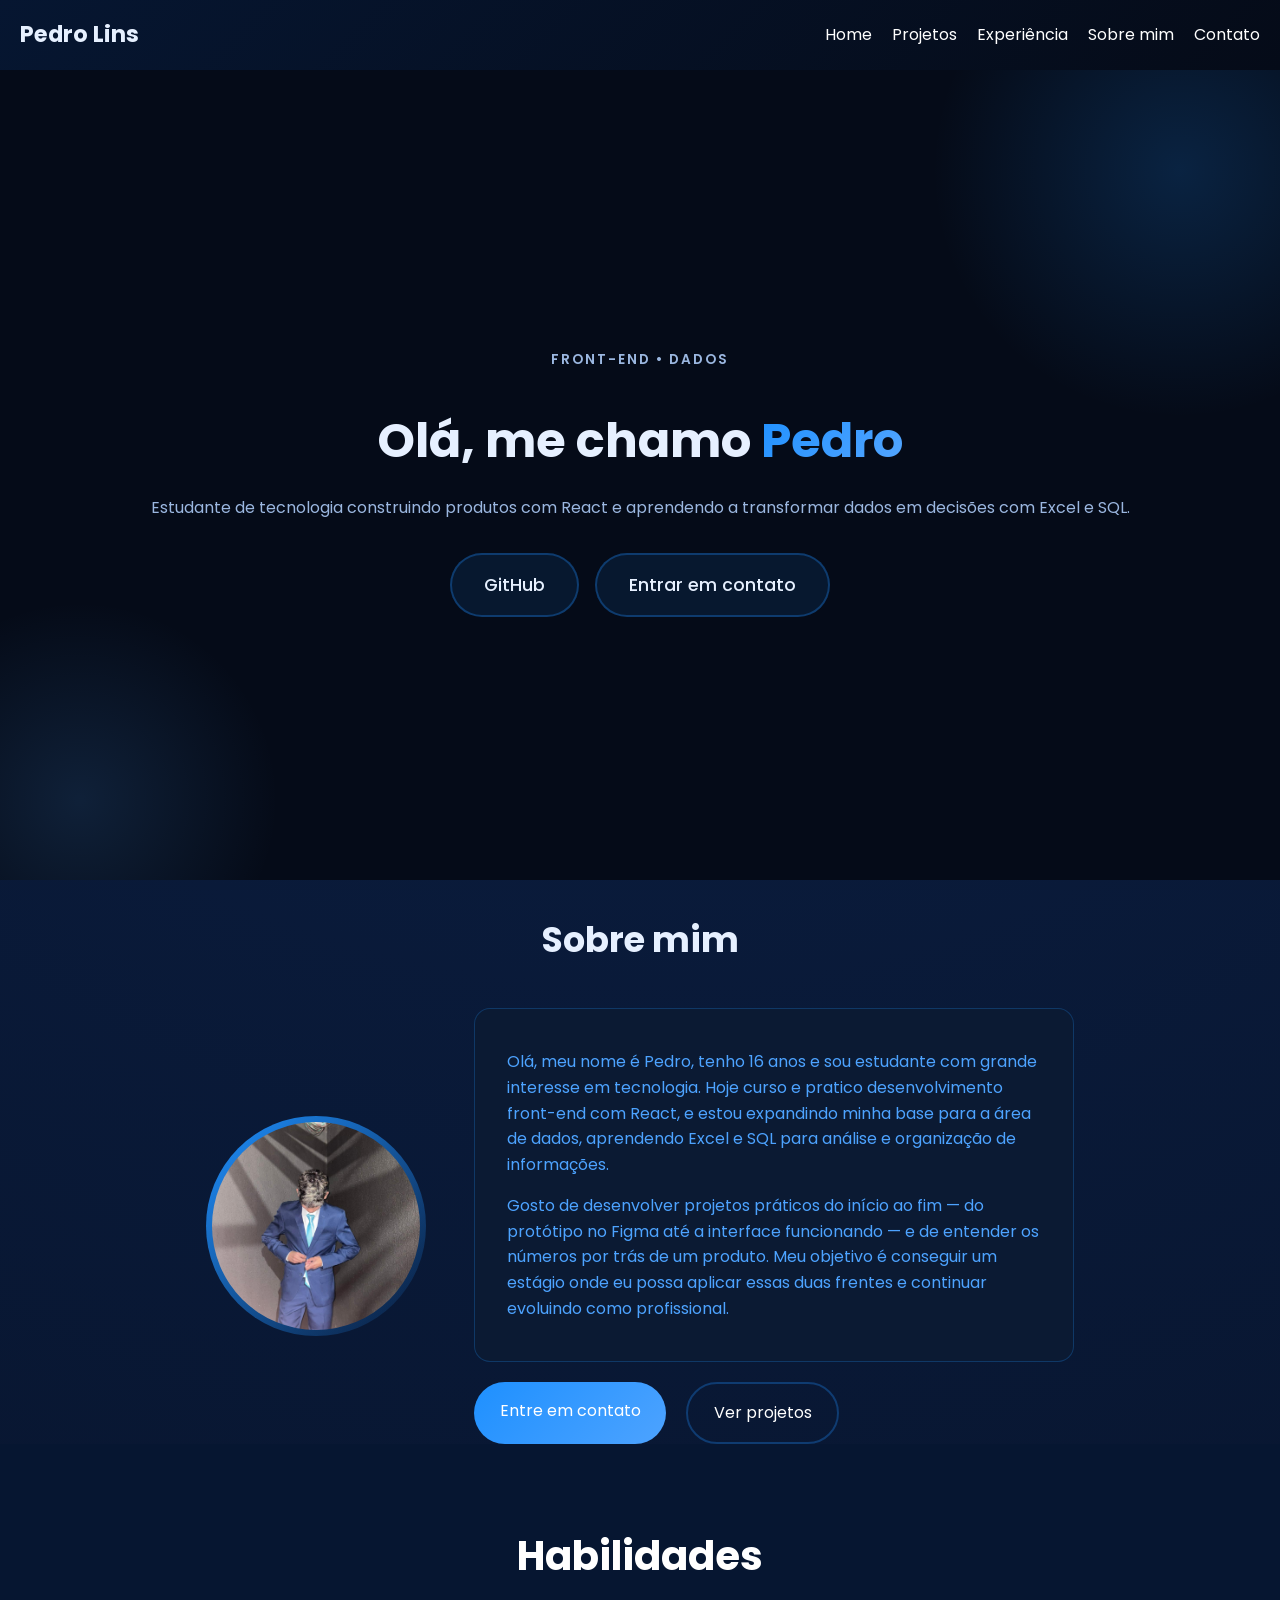
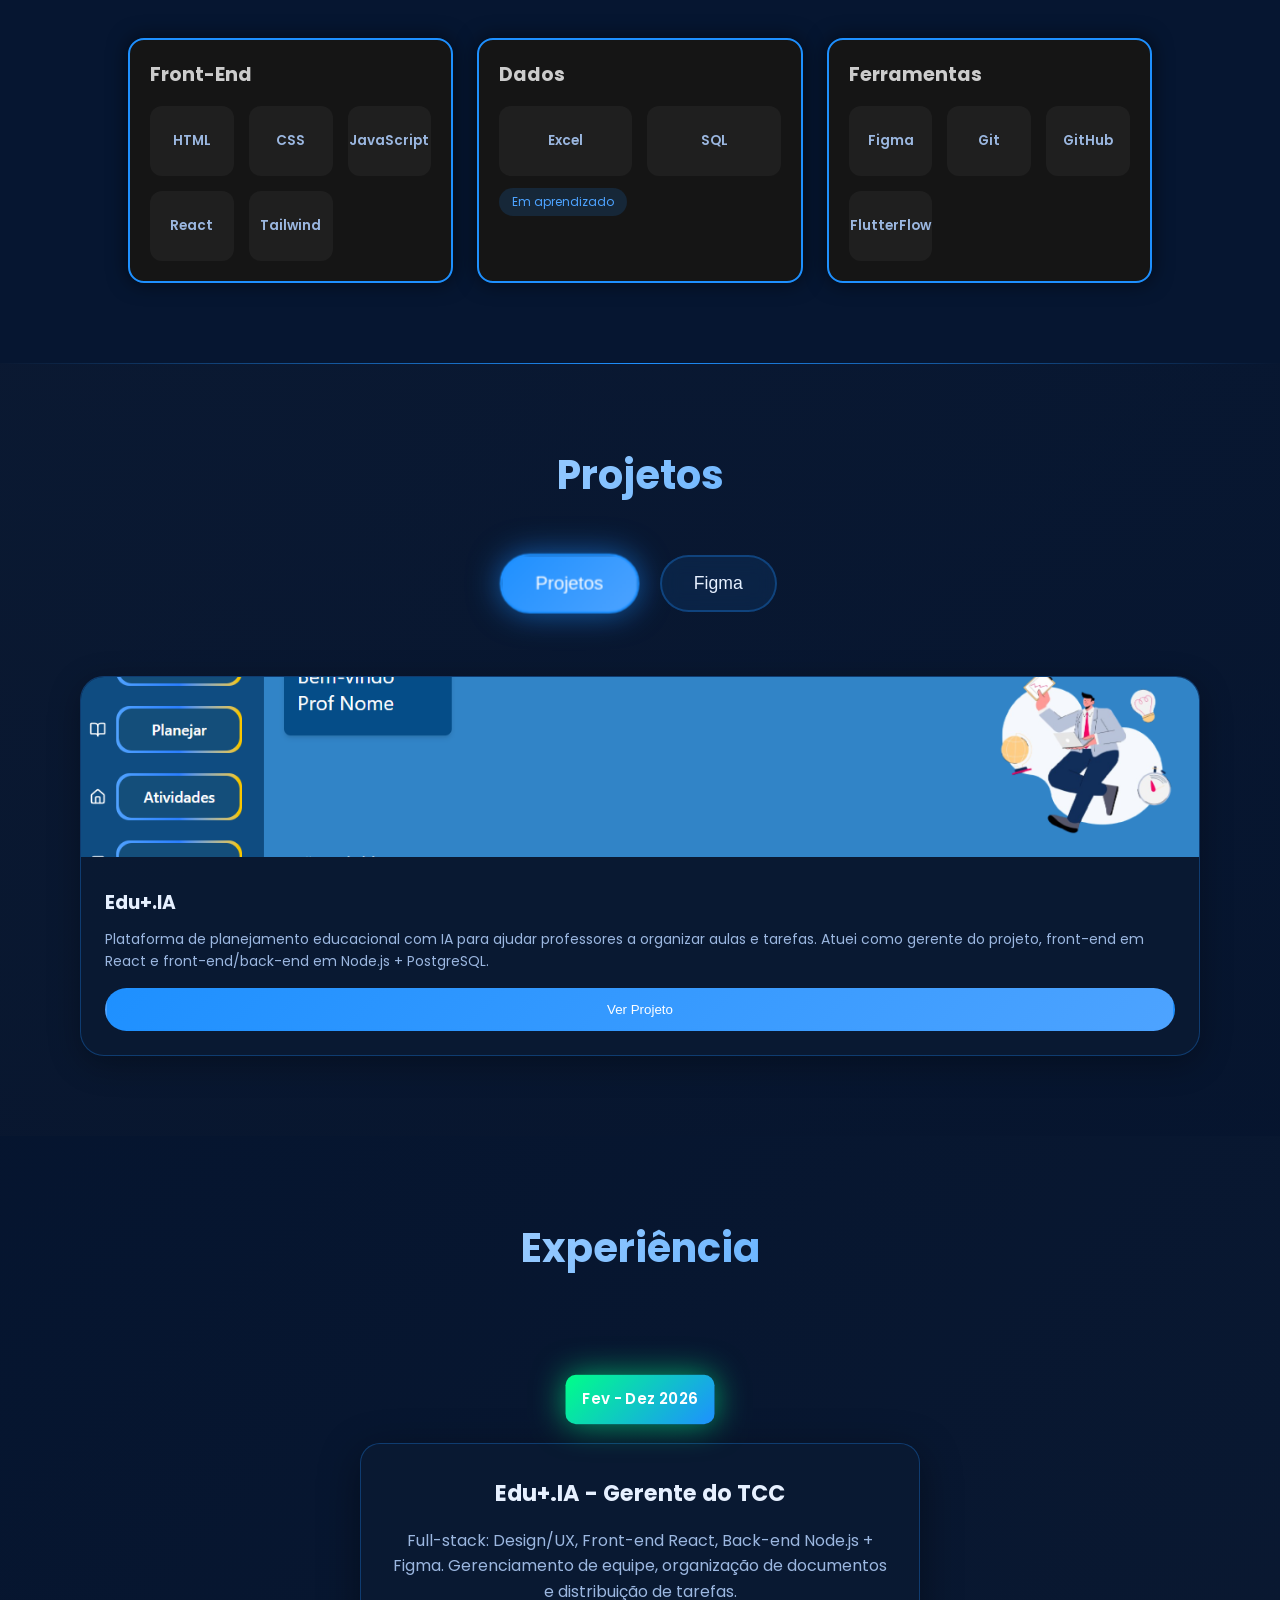
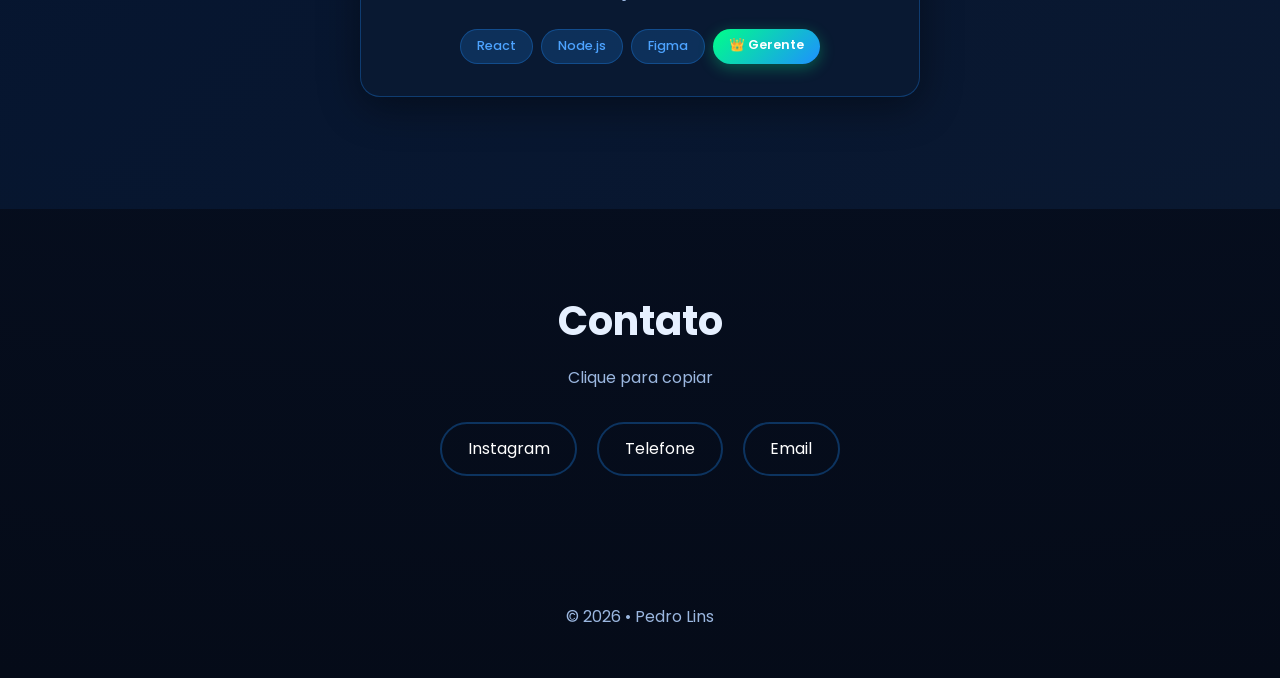
<file: Portifólio/index.html>
<!doctype html>
<html lang="pt-BR">
  <head>
    <meta charset="UTF-8" />
    <meta name="viewport" content="width=device-width, initial-scale=1.0" />
    <title>Pedro Lins | Front-End & Dados</title>
    <meta
      name="description"
      content="Portfólio de Pedro Lins — desenvolvedor front-end em formação com foco em React, e em transição para análise de dados (Excel, SQL). Confira projetos, experiência e certificados."
    />
    <link rel="icon" href="data:image/svg+xml,<svg xmlns=%22http://www.w3.org/2000/svg%22 viewBox=%220 0 100 100%22><text y=%22.9em%22 font-size=%2290%22>👨‍💻</text></svg>" />
    <link rel="preconnect" href="https://fonts.googleapis.com" />
    <link
      href="https://fonts.googleapis.com/css2?family=Poppins:wght@400;500;600;700&display=swap"
      rel="stylesheet"
    />
    <link rel="stylesheet" href="porti.css" />
  </head>

  <body>
    <!-- menu -->
    <header class="menu">
      <div>
        <h1>Pedro Lins</h1>
      </div>

      <button class="menu-toggle" id="menuToggle" aria-label="Abrir menu" aria-expanded="false">
        <span></span><span></span><span></span>
      </button>

      <nav id="navMenu">
        <ul>
          <li><a href="#Home">Home</a></li>
          <li><a href="#Projetos">Projetos</a></li>
          <li><a href="#Experiencia">Experiência</a></li>
          <li><a href="#Sobre">Sobre mim</a></li>
          <li><a href="#Contato">Contato</a></li>
        </ul>
      </nav>
    </header>

    <!-- main -->
    <main id="Home">
      <div class="mainn">
        <div>
          <p class="eyebrow">Front-End • Dados</p>
          <h1>Olá, me chamo <span>Pedro</span></h1>
          <p>
            Estudante de tecnologia construindo produtos com React e
            aprendendo a transformar dados em decisões com Excel e SQL. 
          </p>

          <div class="main-buttons">
            <a
              href="https://github.com/linspedro"
              id="bnt_git"
              class="but"
              target="_blank"
              rel="noopener noreferrer"
            >
              GitHub
            </a>
            <a href="#Contato" class="but">Entrar em contato</a>
          </div>
        </div>
      </div>
    </main>

    <!-- sobre mim -->
    <section class="sobre-mim reveal" id="Sobre">
      <h2 class="h2-sobre">Sobre mim</h2>

      <div class="sobre">
        <figure class="avatar">
          <img src="./src/pe.jpg" alt="Foto de perfil do Pedro" />
        </figure>

        <div class="sobre-part">
          <div class="text-sobre">
            <p>
              Olá, meu nome é Pedro, tenho 16 anos e sou estudante com grande
              interesse em tecnologia. Hoje curso e pratico desenvolvimento
              front-end com React, e estou expandindo minha base para a área
              de dados, aprendendo Excel e SQL para análise e organização de
              informações.
            </p>

            <p>
              Gosto de desenvolver projetos práticos do início ao fim — do
              protótipo no Figma até a interface funcionando — e de entender
              os números por trás de um produto. Meu objetivo é conseguir um
              estágio onde eu possa aplicar essas duas frentes e continuar
              evoluindo como profissional. 
            </p>
          </div>

          <div class="butt-sobre">
            <a href="#Contato" class="cot">Entre em contato</a>
            <a class="pro" href="#Projetos">Ver projetos</a>
          </div>
        </div>
      </div>

      <!-- Habilidades -->
      <div class="Habilidades">
        <h2>Habilidades</h2>

        <div class="skills-grid">
          <div class="skill-group reveal">
            <h5>Front-End</h5>
            <div class="skill-icons">
              <figure title="HTML"><span class="skill-text">HTML</span></figure>
              <figure title="CSS"><span class="skill-text">CSS</span></figure>
              <figure title="JavaScript"><span class="skill-text">JavaScript</span></figure>
              <figure title="React"><span class="skill-text">React</span></figure>
              <figure title="Tailwind"><span class="skill-text">Tailwind</span></figure>
            </div>
          </div>

          <div class="skill-group reveal">
            <h5>Dados</h5>
            <div class="skill-icons">
              <figure title="Excel"><span class="skill-text">Excel</span></figure>
              <figure title="SQL"><span class="skill-text">SQL</span></figure>
            </div>
            <span class="skill-note">Em aprendizado</span>
          </div>

          <div class="skill-group reveal">
            <h5>Ferramentas</h5>
            <div class="skill-icons">
              <figure title="Figma"><span class="skill-text">Figma</span></figure>
              <figure title="Git"><span class="skill-text">Git</span></figure>
              <figure title="GitHub"><span class="skill-text">GitHub</span></figure>
              <figure title="FlutterFlow"><span class="skill-text">FlutterFlow</span></figure>
            </div>
          </div>
        </div>
      </div>
    </section>

    <!-- Projetos -->
    <section class="Projeto reveal" id="Projetos">
      <h2>Projetos</h2>

      <div class="projeto-button">
        <button class="projeto-btn ativo" data-tab="facil" type="button">Projetos</button>
        <button class="projeto-btn" data-tab="medio" type="button">Figma</button>
      </div>

      <div class="projetoss">
        <div id="facil" class="projetos-nãoativo ativo">
          <div class="cards">
            <div class="card">
              <img src="./src/edu.PNG" alt="Imagem do projeto Edu+.IA" />
              <div class="card-content">
                <h3>Edu+.IA</h3>
                <p>
                  Plataforma de planejamento educacional com IA para ajudar
                  professores a organizar aulas e tarefas. Atuei como gerente
                  do projeto, front-end em React e front-end/back-end em
                  Node.js + PostgreSQL.
                </p>
                <button id="bnt_eduProjeto" type="button">Ver Projeto</button>
              </div>
            </div>
          </div>
        </div>

        <div id="medio" class="projetos-nãoativo">
          <div class="cards">
            <div class="card">
              <img src="./src/Capturar.PNG" alt="Protótipo capturado do Edu+.IA" />
              <div class="card-content">
                <h3>Edu+.IA</h3>
                <p>Protótipo de UI/UX da plataforma Edu+.IA, feito no Figma.</p>
                <button id="bnt_edu" type="button">Ver Protótipo</button>
              </div>
            </div>

            <div class="card">
              <img src="./src/horta.PNG" alt="Imagem do app organizador de horta" />
              <div class="card-content">
                <h3>Organizador de Horta</h3>
                <p>Protótipo de app para organizar plantas e tarefas de cuidado.</p>
                <button id="horta_bnt" type="button">Ver Protótipo</button>
              </div>
            </div>
          </div>
        </div>
      </div>
    </section>

    <!-- Experiência -->
    <section class="experiencia reveal" id="Experiencia">
      <h2>Experiência</h2>
      <div class="timeline-container">
        <div class="timeline timeline-single">
          <div class="timeline-card">
            <div class="timeline-badge ativo">Fev - Dez 2026</div>
            <div class="timeline-content">
              <h3>Edu+.IA - Gerente do TCC</h3>
              <p>
                Full-stack: Design/UX, Front-end React, Back-end Node.js + Figma.
                Gerenciamento de equipe, organização de documentos e distribuição de tarefas.
              </p>
              <div class="tech-badges">
                <span class="tech">React</span>
                <span class="tech">Node.js</span>
                <span class="tech">Figma</span>
                <span class="role">👑 Gerente</span>
              </div>
            </div>
          </div>
        </div>
      </div>
    </section>

    <!-- Contato -->
    <section class="contato reveal" id="Contato">
      <h2>Contato</h2>
      <p class="text-contato">Clique para copiar</p>

      <div class="buntt-contato">
        <button type="button" class="contato-btn" id="insta" data-default="Instagram" data-value="pedro_lins.h">
          Instagram
        </button>
        <button type="button" class="contato-btn" id="tele" data-default="Telefone" data-value="(45) 99834-8568">
          Telefone
        </button>
        <button type="button" class="contato-btn" id="Email" data-default="Email" data-value="lins90748@gmail.com">
          Email
        </button>
      </div>
    </section>

    <footer>© 2026 • Pedro Lins</footer>
    <script src="porti.js"></script>
  </body>
</html>
</file>
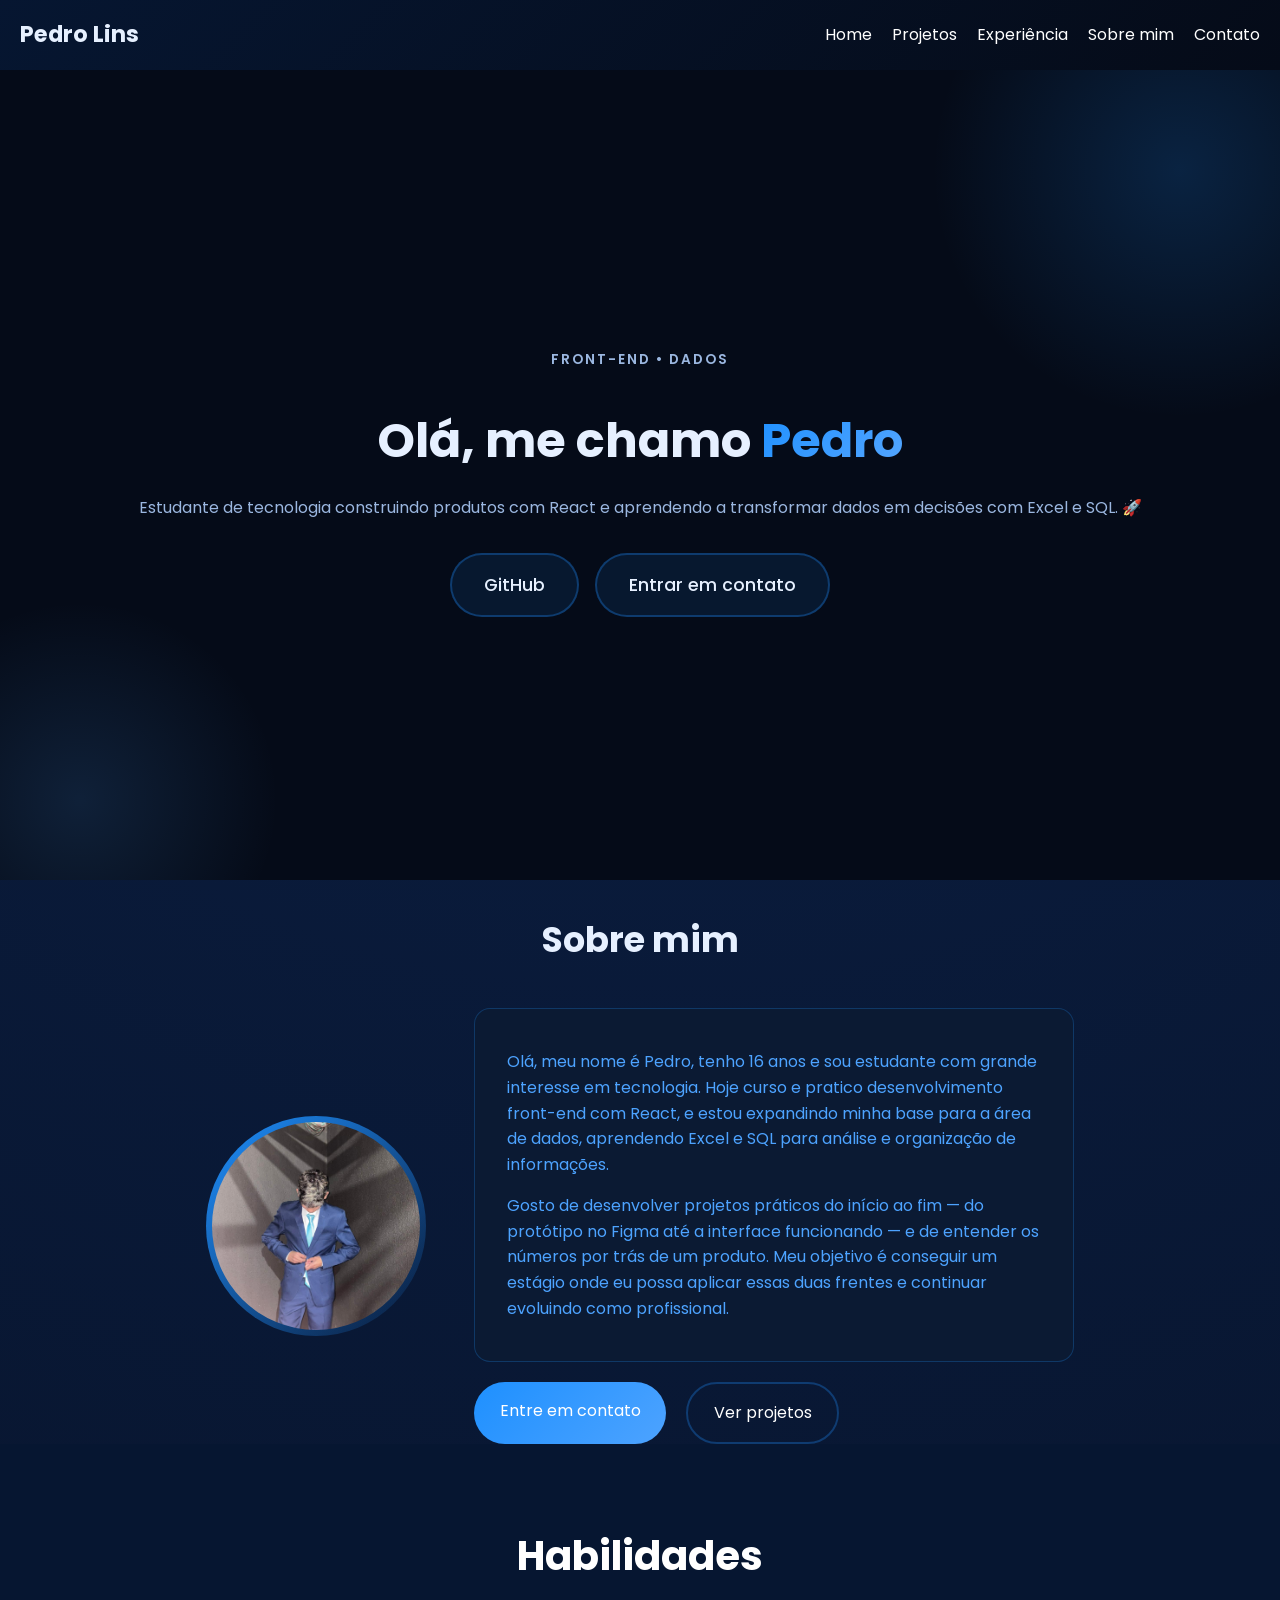
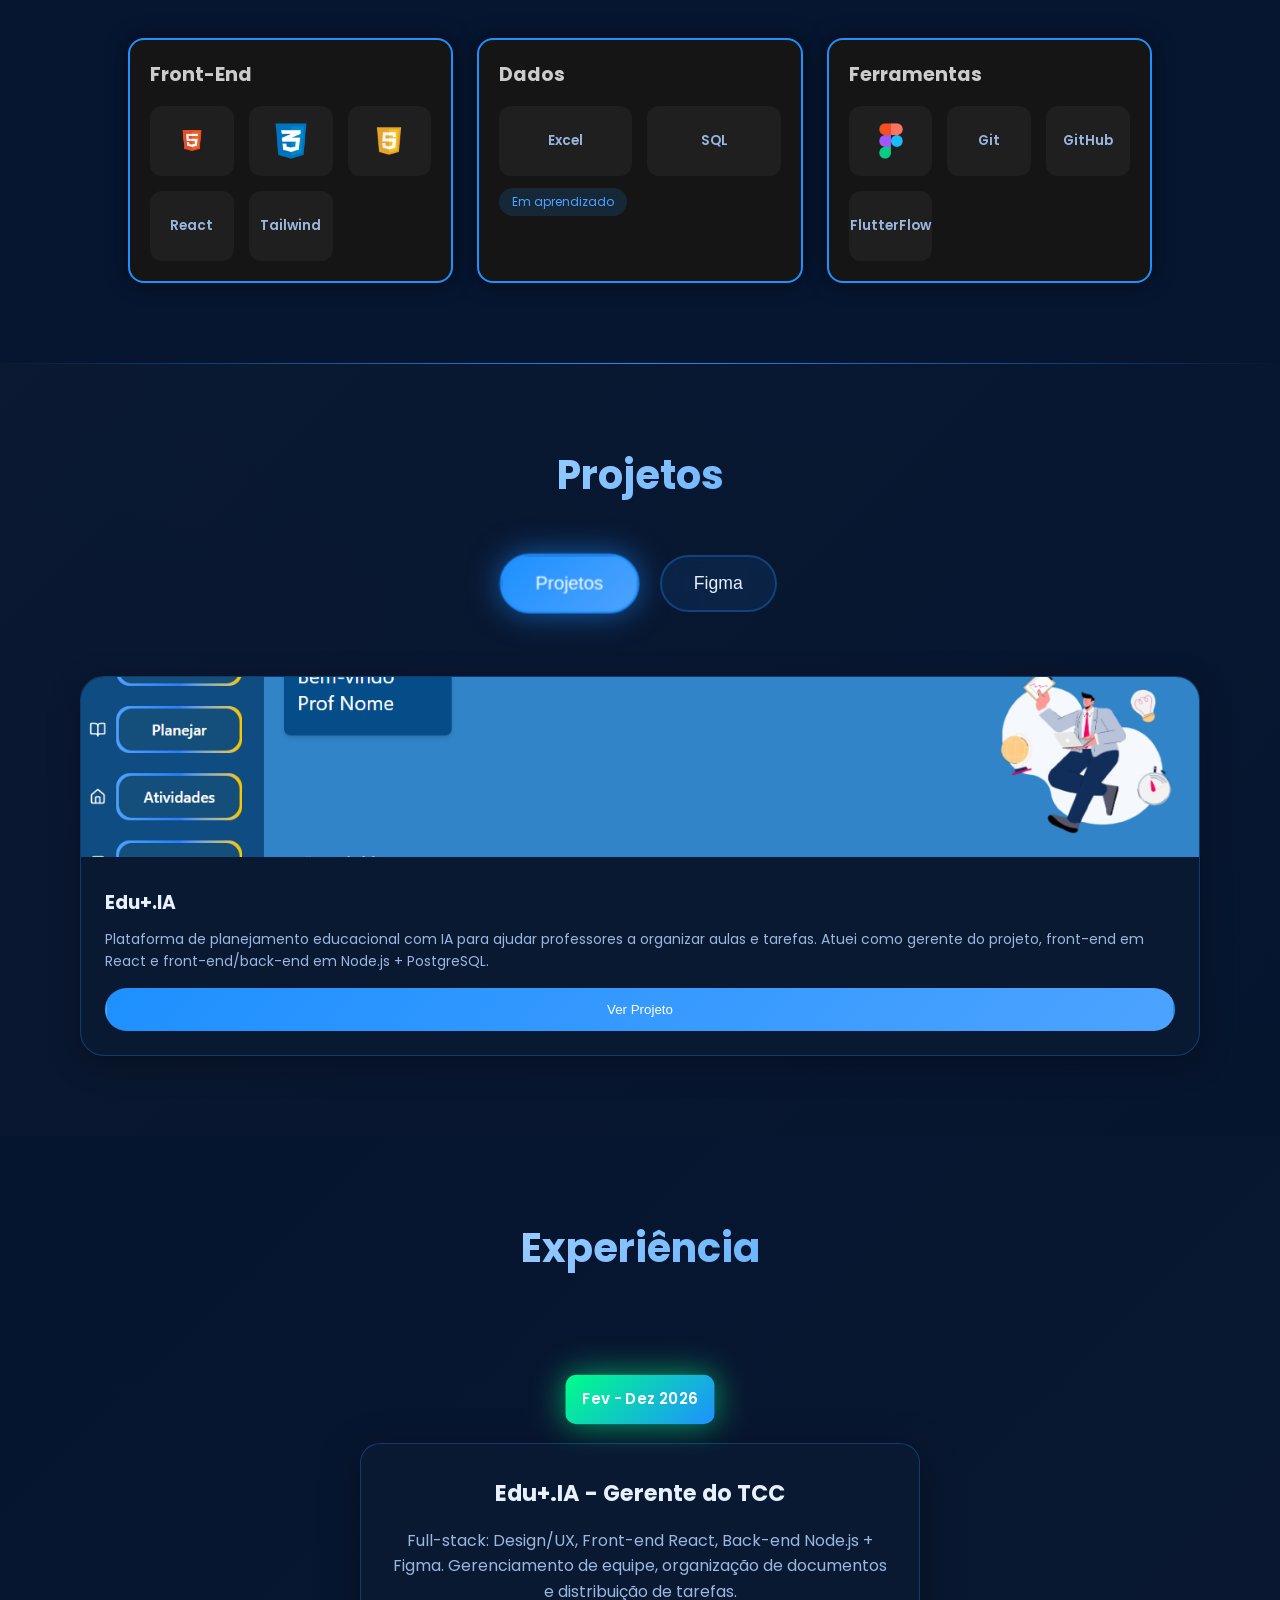
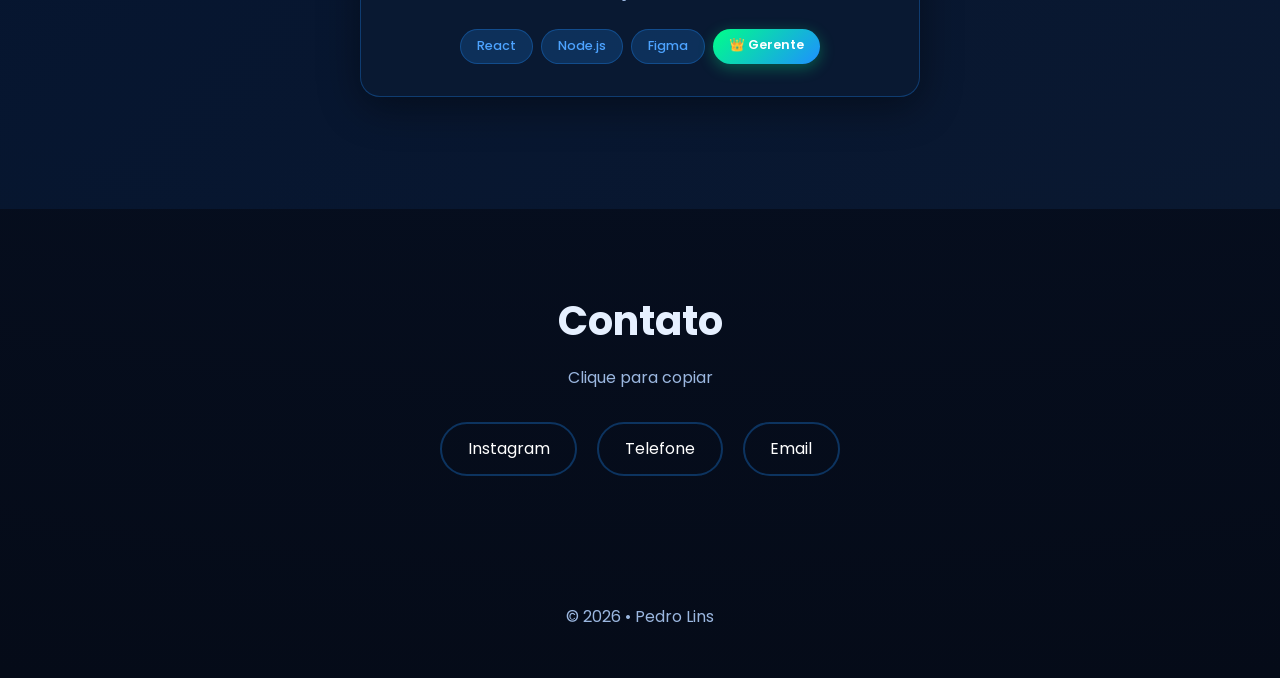
<file: Portifólio/porti.html>
<!doctype html>
<html lang="pt-BR">
  <head>
    <meta charset="UTF-8" />
    <meta name="viewport" content="width=device-width, initial-scale=1.0" />
    <title>Pedro Lins | Front-End & Dados</title>
    <meta
      name="description"
      content="Portfólio de Pedro Lins — desenvolvedor front-end em formação com foco em React, e em transição para análise de dados (Excel, SQL). Confira projetos, experiência e certificados."
    />
    <link rel="icon" href="data:image/svg+xml,<svg xmlns=%22http://www.w3.org/2000/svg%22 viewBox=%220 0 100 100%22><text y=%22.9em%22 font-size=%2290%22>👨‍💻</text></svg>" />
    <link rel="preconnect" href="https://fonts.googleapis.com" />
    <link
      href="https://fonts.googleapis.com/css2?family=Poppins:wght@400;500;600;700&display=swap"
      rel="stylesheet"
    />
    <link rel="stylesheet" href="porti.css" />
  </head>

  <body>
    <!-- menu -->
    <header class="menu">
      <div>
        <h1>Pedro Lins</h1>
      </div>

      <button class="menu-toggle" id="menuToggle" aria-label="Abrir menu" aria-expanded="false">
        <span></span><span></span><span></span>
      </button>

      <nav id="navMenu">
        <ul>
          <li><a href="#Home">Home</a></li>
          <li><a href="#Projetos">Projetos</a></li>
          <li><a href="#Experiencia">Experiência</a></li>
          <li><a href="#Sobre">Sobre mim</a></li>
          <li><a href="#Contato">Contato</a></li>
        </ul>
      </nav>
    </header>

    <!-- main -->
    <main id="Home">
      <div class="mainn">
        <div>
          <p class="eyebrow">Front-End • Dados</p>
          <h1>Olá, me chamo <span>Pedro</span></h1>
          <p>
            Estudante de tecnologia construindo produtos com React e
            aprendendo a transformar dados em decisões com Excel e SQL. 🚀
          </p>

          <div class="main-buttons">
            <a
              href="https://github.com/linspedro"
              id="bnt_git"
              class="but"
              target="_blank"
              rel="noopener noreferrer"
            >
              GitHub
            </a>
            <a href="#Contato" class="but">Entrar em contato</a>
          </div>
        </div>
      </div>
    </main>

    <!-- sobre mim -->
    <section class="sobre-mim reveal" id="Sobre">
      <h2 class="h2-sobre">Sobre mim</h2>

      <div class="sobre">
        <figure class="avatar">
          <img src="./src/pe.jpg" alt="Foto de perfil do Pedro" />
        </figure>

        <div class="sobre-part">
          <div class="text-sobre">
            <p>
              Olá, meu nome é Pedro, tenho 16 anos e sou estudante com grande
              interesse em tecnologia. Hoje curso e pratico desenvolvimento
              front-end com React, e estou expandindo minha base para a área
              de dados, aprendendo Excel e SQL para análise e organização de
              informações.
            </p>

            <p>
              Gosto de desenvolver projetos práticos do início ao fim — do
              protótipo no Figma até a interface funcionando — e de entender
              os números por trás de um produto. Meu objetivo é conseguir um
              estágio onde eu possa aplicar essas duas frentes e continuar
              evoluindo como profissional. 
            </p>
          </div>

          <div class="butt-sobre">
            <a href="#Contato" class="cot">Entre em contato</a>
            <a class="pro" href="#Projetos">Ver projetos</a>
          </div>
        </div>
      </div>

      <!-- Habilidades -->
      <div class="Habilidades">
        <h2>Habilidades</h2>

        <div class="skills-grid">
          <div class="skill-group reveal">
            <h5>Front-End</h5>
            <div class="skill-icons">
              <figure title="HTML"><img src="./src/html-logo-png-3.png" alt="HTML" /></figure>
              <figure title="CSS"><img src="./src/R.png" alt="CSS" /></figure>
              <figure title="JavaScript">
                <img
                  src="./src/javascript-logo-javascript-icon-transparent-free-png.webp"
                  alt="JavaScript"
                />
              </figure>
              <figure title="React"><span class="skill-text">React</span></figure>
              <figure title="Tailwind"><span class="skill-text">Tailwind</span></figure>
            </div>
          </div>

          <div class="skill-group reveal">
            <h5>Dados</h5>
            <div class="skill-icons">
              <figure title="Excel"><span class="skill-text">Excel</span></figure>
              <figure title="SQL"><span class="skill-text">SQL</span></figure>
            </div>
            <span class="skill-note">Em aprendizado</span>
          </div>

          <div class="skill-group reveal">
            <h5>Ferramentas</h5>
            <div class="skill-icons">
              <figure title="Figma"><img src="./src/figma-removebg-preview.png" alt="Figma" /></figure>
              <figure title="Git"><span class="skill-text">Git</span></figure>
              <figure title="GitHub"><span class="skill-text">GitHub</span></figure>
              <figure title="FlutterFlow"><span class="skill-text">FlutterFlow</span></figure>
            </div>
          </div>
        </div>
      </div>
    </section>

    <!-- Projetos -->
    <section class="Projeto reveal" id="Projetos">
      <h2>Projetos</h2>

      <div class="projeto-button">
        <button class="projeto-btn ativo" data-tab="facil" type="button">Projetos</button>
        <button class="projeto-btn" data-tab="medio" type="button">Figma</button>
      </div>

      <div class="projetoss">
        <div id="facil" class="projetos-nãoativo ativo">
          <div class="cards">
            <div class="card">
              <img src="./src/edu.PNG" alt="Imagem do projeto Edu+.IA" />
              <div class="card-content">
                <h3>Edu+.IA</h3>
                <p>
                  Plataforma de planejamento educacional com IA para ajudar
                  professores a organizar aulas e tarefas. Atuei como gerente
                  do projeto, front-end em React e front-end/back-end em
                  Node.js + PostgreSQL.
                </p>
                <button id="bnt_eduProjeto" type="button">Ver Projeto</button>
              </div>
            </div>
          </div>
        </div>

        <div id="medio" class="projetos-nãoativo">
          <div class="cards">
            <div class="card">
              <img src="./src/Capturar.PNG" alt="Protótipo capturado do Edu+.IA" />
              <div class="card-content">
                <h3>Edu+.IA</h3>
                <p>Protótipo de UI/UX da plataforma Edu+.IA, feito no Figma.</p>
                <button id="bnt_edu" type="button">Ver Protótipo</button>
              </div>
            </div>

            <div class="card">
              <img src="./src/horta.PNG" alt="Imagem do app organizador de horta" />
              <div class="card-content">
                <h3>Organizador de Horta</h3>
                <p>Protótipo de app para organizar plantas e tarefas de cuidado.</p>
                <button id="horta_bnt" type="button">Ver Protótipo</button>
              </div>
            </div>
          </div>
        </div>
      </div>
    </section>

    <!-- Experiência -->
    <section class="experiencia reveal" id="Experiencia">
      <h2>Experiência</h2>
      <div class="timeline-container">
        <div class="timeline timeline-single">
          <div class="timeline-card">
            <div class="timeline-badge ativo">Fev - Dez 2026</div>
            <div class="timeline-content">
              <h3>Edu+.IA - Gerente do TCC</h3>
              <p>
                Full-stack: Design/UX, Front-end React, Back-end Node.js + Figma.
                Gerenciamento de equipe, organização de documentos e distribuição de tarefas.
              </p>
              <div class="tech-badges">
                <span class="tech">React</span>
                <span class="tech">Node.js</span>
                <span class="tech">Figma</span>
                <span class="role">👑 Gerente</span>
              </div>
            </div>
          </div>
        </div>
      </div>
    </section>

    <!-- Contato -->
    <section class="contato reveal" id="Contato">
      <h2>Contato</h2>
      <p class="text-contato">Clique para copiar</p>

      <div class="buntt-contato">
        <button type="button" class="contato-btn" id="insta" data-default="Instagram" data-value="pedro_lins.h">
          Instagram
        </button>
        <button type="button" class="contato-btn" id="tele" data-default="Telefone" data-value="(45) 99834-8568">
          Telefone
        </button>
        <button type="button" class="contato-btn" id="Email" data-default="Email" data-value="lins90748@gmail.com">
          Email
        </button>
      </div>
    </section>

    <footer>© 2026 • Pedro Lins</footer>
    <script src="porti.js"></script>
  </body>
</html>
</file>
<file: Portifólio/porti.css>
* {
  margin: 0;
  padding: 0;
  box-sizing: border-box;
}

body {
  font-family: 'Poppins', sans-serif;
  background: radial-gradient(circle at top, #0b1f44, #050b18);
  color: #e6f0ff;
  line-height: 1.6;
  overflow-x: hidden;
}

a {
  text-decoration: none;
  color: inherit;
}

html {
  scroll-behavior: smooth;
}

body {
  opacity: 0;
  transition: opacity 0.8s ease;
}

body.loaded {
  opacity: 1;
}

/* focus visibility for keyboard users */
a:focus-visible,
button:focus-visible {
  outline: 2px solid #4da3ff;
  outline-offset: 3px;
}

/* =======================
   Reveal ao rolar a página
======================= */

.reveal {
  opacity: 0;
  transform: translateY(40px);
  transition: opacity 0.8s ease, transform 0.8s ease;
}

.reveal.visible {
  opacity: 1;
  transform: translateY(0);
}

.skill-group.reveal {
  transition-delay: 0.1s;
}

.skill-group.reveal:nth-child(2) {
  transition-delay: 0.2s;
}

.skill-group.reveal:nth-child(3) {
  transition-delay: 0.3s;
}

/* =======================
   Menu
======================= */

.menu {
  background: linear-gradient(315deg, #050b18, #061631);
  width: 100%;
  min-height: 70px;
  display: flex;
  align-items: center;
  justify-content: space-between;
  padding: 0 20px;
  position: sticky;
  top: 0;
  z-index: 100;
  transition: box-shadow 0.3s ease;
}

.menu.scrolled {
  box-shadow: 0 8px 25px rgba(0, 0, 0, 0.35);
}

.menu h1 {
  font-size: 1.4rem;
}

.menu ul {
  display: flex;
  gap: 20px;
  list-style: none;
}

.menu li {
  color: #ffffff;
  position: relative;
}

.menu li a {
  position: relative;
  padding-bottom: 4px;
}

.menu li a::after {
  content: '';
  position: absolute;
  left: 0;
  bottom: 0;
  width: 0;
  height: 2px;
  background: linear-gradient(90deg, #1e90ff, #4da3ff);
  transition: width 0.3s ease;
}

.menu li:hover a::after {
  width: 100%;
}

.menu li:hover {
  opacity: 0.85;
}

.menu-toggle {
  display: none;
  flex-direction: column;
  gap: 5px;
  background: none;
  border: none;
  cursor: pointer;
  padding: 8px;
  z-index: 101;
}

.menu-toggle span {
  width: 24px;
  height: 2px;
  background: #e6f0ff;
  transition: 0.3s;
}

.menu-toggle.aberto span:nth-child(1) {
  transform: translateY(7px) rotate(45deg);
}

.menu-toggle.aberto span:nth-child(2) {
  opacity: 0;
}

.menu-toggle.aberto span:nth-child(3) {
  transform: translateY(-7px) rotate(-45deg);
}

/* =======================
   Hero
======================= */

main {
  min-height: 90vh;
  display: flex;
  align-items: center;
  justify-content: center;
  padding: 2rem;
  background-color: #050b18;
  position: relative;
  overflow: hidden;
}

main::before {
  content: '';
  position: absolute;
  width: 500px;
  height: 500px;
  background: radial-gradient(circle, rgba(30, 144, 255, 0.18), transparent 70%);
  top: -150px;
  right: -150px;
  border-radius: 50%;
  animation: float 8s ease-in-out infinite;
  pointer-events: none;
}

main::after {
  content: '';
  position: absolute;
  width: 400px;
  height: 400px;
  background: radial-gradient(circle, rgba(77, 163, 255, 0.14), transparent 70%);
  bottom: -120px;
  left: -120px;
  border-radius: 50%;
  animation: float 10s ease-in-out infinite reverse;
  pointer-events: none;
}

@keyframes float {
  0%, 100% {
    transform: translateY(0) scale(1);
  }
  50% {
    transform: translateY(30px) scale(1.05);
  }
}

.mainn {
  max-width: 1100px;
  width: 100%;
  display: flex;
  justify-content: center;
  align-items: center;
  text-align: center;
  position: relative;
  z-index: 1;
  animation: heroIn 0.9s ease both;
}

@keyframes heroIn {
  from {
    opacity: 0;
    transform: translateY(24px);
  }
  to {
    opacity: 1;
    transform: translateY(0);
  }
}

.eyebrow {
  color: #4da3ff;
  font-size: 0.85rem;
  font-weight: 600;
  letter-spacing: 0.15em;
  text-transform: uppercase;
  margin-bottom: 0.75rem;
  animation: heroIn 0.7s ease both;
}

.mainn h1 {
  font-size: clamp(2.1rem, 6vw, 3rem);
  animation: heroIn 0.8s ease 0.1s both;
}

.mainn h1 span {
  background: linear-gradient(135deg, #1e90ff, #4da3ff, #7fc4ff);
  background-size: 200% auto;
  -webkit-background-clip: text;
  -webkit-text-fill-color: transparent;
  background-clip: text;
  animation: shine 4s linear infinite;
}

@keyframes shine {
  to {
    background-position: 200% center;
  }
}

.mainn p {
  color: #9bb7e0;
  margin: 1rem 0 2rem;
  animation: heroIn 0.8s ease 0.2s both;
}

.main-buttons {
  display: flex;
  gap: 1rem;
  justify-content: center;
  flex-wrap: wrap;
  animation: heroIn 0.8s ease 0.3s both;
}

.but {
  background: rgba(30, 144, 255, 0.1);
  border: 2px solid rgba(30, 144, 255, 0.3);
  color: #e6f0ff;
  font-size: 1.1rem;
  font-weight: 500;
  cursor: pointer;
  padding: 1rem 2rem;
  border-radius: 50px;
  transition: all 0.4s ease;
  backdrop-filter: blur(10px);
  position: relative;
  overflow: hidden;
}

.but::before {
  content: '';
  position: absolute;
  top: 0;
  left: -100%;
  width: 100%;
  height: 100%;
  background: linear-gradient(90deg, transparent, rgba(255, 255, 255, 0.2), transparent);
  transition: left 0.5s;
}

.but:hover::before {
  left: 100%;
}

.but:hover {
  transform: translateY(-4px);
  border-color: #1e90ff;
  box-shadow: 0 10px 30px rgba(30, 144, 255, 0.4);
  color: #fff;
}

.but:active {
  transform: translateY(-1px) scale(0.98);
}

/* =======================
   Sobre mim
======================= */

.sobre-mim {
  padding-top: 2rem;
}

.h2-sobre {
  text-align: center;
  font-size: clamp(1.7rem, 5vw, 2.2rem);
  margin-bottom: 2.5rem;
}

.sobre {
  display: flex;
  align-items: center;
  justify-content: center;
  gap: 3rem;
  flex-wrap: wrap;
  padding: 0 1rem;
}

.sobre-part {
  display: flex;
  flex-direction: column;
  max-width: 600px;
  width: 100%;
}

.avatar {
  width: 220px;
  height: 220px;
  flex-shrink: 0;
  border-radius: 50%;
  padding: 6px;
  background: linear-gradient(135deg, #1e90ff, transparent);
  animation: pulseRing 3.5s ease-in-out infinite;
}

@keyframes pulseRing {
  0%, 100% {
    box-shadow: 0 0 0 0 rgba(30, 144, 255, 0.35);
  }
  50% {
    box-shadow: 0 0 0 14px rgba(30, 144, 255, 0);
  }
}

.avatar img {
  width: 100%;
  height: 100%;
  border-radius: 50%;
  object-fit: cover;
  transition: transform 0.5s ease;
}

.avatar:hover img {
  transform: scale(1.06);
}

.text-sobre {
  display: flex;
  flex-direction: column;
  background: #0b1a33;
  border: 1px solid rgba(30, 144, 255, 0.25);
  border-radius: 16px;
  padding: 2.5rem 2rem;
  color: #4da3ff;
  transition: border-color 0.4s ease, transform 0.4s ease;
}

.text-sobre:hover {
  border-color: rgba(30, 144, 255, 0.5);
  transform: translateY(-4px);
}

.text-sobre p {
  margin-bottom: 1rem;
}

.text-sobre p:last-child {
  margin-bottom: 0;
}

.butt-sobre {
  display: flex;
  margin-top: 20px;
  gap: 20px;
  flex-wrap: wrap;
}

.cot {
  padding: 1rem 1.6rem;
  border-radius: 40px;
  transition: 0.3s;
  cursor: pointer;
  background: linear-gradient(135deg, #1e90ff, #4da3ff);
  color: #ffffff;
  border: none;
}

.cot:hover {
  transform: translateY(-2px);
  box-shadow: 0 10px 25px rgba(30, 144, 255, 0.4);
}

.pro {
  padding: 1rem 1.6rem;
  border-radius: 40px;
  border: 2px solid rgba(30, 144, 255, 0.3);
  transition: 0.3s;
  background: none;
  color: #ffffff;
  cursor: pointer;
}

.pro:hover {
  transform: translateY(-2px);
  border-color: #1e90ff;
  box-shadow: 0 10px 25px rgba(30, 144, 255, 0.25);
}

/* =======================
   Habilidades
======================= */

.Habilidades {
  width: 100%;
  padding: 80px 10%;
  background: #061631;
  color: #fff;
}

.Habilidades h2 {
  text-align: center;
  margin-bottom: 50px;
  font-size: clamp(1.8rem, 5vw, 2.5rem);
}

.skills-grid {
  display: grid;
  grid-template-columns: repeat(auto-fit, minmax(260px, 1fr));
  gap: 1.5rem;
  max-width: 1100px;
  margin: 0 auto;
}

.skill-group {
  background: #151515;
  border-radius: 16px;
  padding: 20px;
  box-shadow: 0 0 20px #00000099;
  border: 2px solid #1e90ff;
  position: relative;
  transition: transform 0.4s ease, box-shadow 0.4s ease;
}

.skill-group:hover {
  transform: translateY(-6px);
  box-shadow: 0 15px 35px rgba(30, 144, 255, 0.3);
}

.skill-group h5 {
  font-size: 1.2rem;
  margin-bottom: 15px;
  color: #ccc;
}

.skill-icons {
  display: grid;
  grid-template-columns: repeat(auto-fit, minmax(80px, 1fr));
  gap: 15px;
}

.skill-icons figure {
  height: 70px;
  background: #1f1f1f;
  border-radius: 12px;
  display: flex;
  justify-content: center;
  align-items: center;
  transition: 0.3s;
}

.skill-icons figure:hover {
  background: #2a2a2a;
  transform: translateY(-5px) scale(1.05);
}

.skill-icons img {
  width: 40px;
  transition: transform 0.3s ease;
}

.skill-icons figure:hover img {
  transform: rotate(-6deg);
}

.skill-text {
  font-size: 0.85rem;
  font-weight: 600;
  color: #9bb7e0;
  text-align: center;
  padding: 0 6px;
}

.skill-note {
  display: inline-block;
  margin-top: 12px;
  font-size: 0.75rem;
  color: #4da3ff;
  background: rgba(30, 144, 255, 0.15);
  padding: 0.3rem 0.8rem;
  border-radius: 999px;
  animation: softPulse 2.6s ease-in-out infinite;
}

@keyframes softPulse {
  0%, 100% {
    opacity: 1;
  }
  50% {
    opacity: 0.55;
  }
}

/* =======================
   Projetos
======================= */

.Projeto {
  padding: 80px 5%;
  background: linear-gradient(135deg, rgba(11, 26, 51, 0.8), rgba(6, 22, 49, 0.8));
  position: relative;
  overflow: hidden;
}

.Projeto::before {
  content: '';
  position: absolute;
  top: 0;
  left: 0;
  right: 0;
  height: 1px;
  background: linear-gradient(90deg, transparent, #1e90ff, transparent);
}

.Projeto h2 {
  font-size: clamp(1.8rem, 5vw, 2.5rem);
  text-align: center;
  margin-bottom: 3rem;
  background: linear-gradient(135deg, #e6f0ff, #1e90ff);
  -webkit-background-clip: text;
  -webkit-text-fill-color: transparent;
  background-clip: text;
  font-weight: 700;
}

.projeto-button {
  display: flex;
  justify-content: center;
  gap: 1.5rem;
  margin-bottom: 4rem;
  flex-wrap: wrap;
}

.projeto-btn {
  background: rgba(30, 144, 255, 0.1);
  border: 2px solid rgba(30, 144, 255, 0.3);
  color: #e6f0ff;
  font-size: 1.1rem;
  font-weight: 500;
  cursor: pointer;
  padding: 1rem 2rem;
  border-radius: 50px;
  transition: all 0.4s ease;
  backdrop-filter: blur(10px);
  position: relative;
  overflow: hidden;
}

.projeto-btn::before {
  content: '';
  position: absolute;
  top: 0;
  left: -100%;
  width: 100%;
  height: 100%;
  background: linear-gradient(90deg, transparent, rgba(255, 255, 255, 0.2), transparent);
  transition: left 0.5s;
}

.projeto-btn:hover::before {
  left: 100%;
}

.projeto-btn:hover {
  transform: translateY(-4px);
  border-color: #1e90ff;
  box-shadow: 0 10px 30px rgba(30, 144, 255, 0.4);
  color: #fff;
}

.projeto-btn.ativo {
  background: linear-gradient(135deg, #1e90ff, #4da3ff);
  border-color: #1e90ff;
  color: #fff;
  box-shadow: 0 0 30px rgba(30, 144, 255, 0.6);
  transform: scale(1.05);
}

.projetoss {
  display: flex;
  justify-content: center;
  width: 100%;
}

.projetos-nãoativo {
  display: none;
  width: 100%;
}

.projetos-nãoativo.ativo {
  display: block;
  animation: fadeInUp 0.6s ease forwards;
}

@keyframes fadeInUp {
  from {
    opacity: 0;
    transform: translateY(30px);
  }
  to {
    opacity: 1;
    transform: translateY(0);
  }
}

.cards {
  display: grid;
  grid-template-columns: repeat(auto-fit, minmax(280px, 1fr));
  gap: 2rem;
  justify-content: center;
  padding: 0 1rem;
  max-width: 1200px;
  margin: 0 auto;
}

.card {
  background: rgba(11, 26, 51, 0.9);
  border-radius: 24px;
  border: 1px solid rgba(30, 144, 255, 0.3);
  overflow: hidden;
  transition: all 0.4s ease;
  position: relative;
  backdrop-filter: blur(10px);
  box-shadow: 0 8px 32px rgba(0, 0, 0, 0.3);
}

.card:hover {
  transform: translateY(-12px) scale(1.02);
  border-color: #1e90ff;
  box-shadow: 0 20px 50px rgba(30, 144, 255, 0.4), 0 0 0 1px rgba(30, 144, 255, 0.3);
}

.card img {
  width: 100%;
  height: 180px;
  object-fit: cover;
  transition: transform 0.6s ease;
}

.card:hover img {
  transform: scale(1.08);
}

.card-content {
  padding: 1.5rem;
}

.card-content h3 {
  color: #e6f0ff;
  margin-bottom: 10px;
}

.card-content p {
  color: #9bb7e0;
  font-size: 14px;
  margin-bottom: 15px;
}

.card-content button {
  padding: 0.75rem 1.5rem;
  border-radius: 50px;
  border: 2px solid transparent;
  background: linear-gradient(135deg, #1e90ff, #4da3ff);
  color: white;
  cursor: pointer;
  transition: all 0.3s ease;
  font-weight: 500;
  width: 100%;
}

.card-content button:hover {
  transform: translateY(-3px);
  border-color: rgba(255, 255, 255, 0.3);
  box-shadow: 0 8px 25px rgba(30, 144, 255, 0.4);
}

/* =======================
   Certificados
======================= */

.certificados {
  padding: 80px 5%;
  background: linear-gradient(135deg, rgba(11, 26, 51, 0.6), rgba(6, 22, 49, 0.6));
  position: relative;
  overflow: hidden;
}

.certificados::before {
  content: '';
  position: absolute;
  top: 0;
  left: 0;
  right: 0;
  height: 1px;
  background: linear-gradient(90deg, transparent, #1e90ff, transparent);
}

.certificados h2 {
  font-size: clamp(1.8rem, 5vw, 2.5rem);
  text-align: center;
  margin-bottom: 3rem;
  background: linear-gradient(135deg, #e6f0ff, #1e90ff);
  -webkit-background-clip: text;
  -webkit-text-fill-color: transparent;
  background-clip: text;
  font-weight: 700;
}

.cert-grid {
  display: grid;
  grid-template-columns: repeat(auto-fit, minmax(260px, 1fr));
  gap: 2rem;
  max-width: 1200px;
  margin: 0 auto;
}

.cert-card {
  background: rgba(11, 26, 51, 0.9);
  border-radius: 24px;
  border: 1px solid rgba(30, 144, 255, 0.3);
  padding: 1.6rem;
  box-shadow: 0 8px 32px rgba(0, 0, 0, 0.3);
  backdrop-filter: blur(10px);
  transition: all 0.4s ease;
}

.cert-card:hover {
  transform: translateY(-10px);
  border-color: #1e90ff;
  box-shadow: 0 20px 50px rgba(30, 144, 255, 0.35);
}

.cert-card h3 {
  margin-bottom: 0.8rem;
  color: #e6f0ff;
  font-size: 1.2rem;
}

.cert-card p {
  color: #9bb7e0;
  font-size: 14px;
  margin-bottom: 1.2rem;
}

.cert-btn {
  display: inline-flex;
  align-items: center;
  justify-content: center;
  padding: 0.85rem 1.3rem;
  border-radius: 50px;
  background: linear-gradient(135deg, #1e90ff, #4da3ff);
  color: #fff;
  border: 2px solid transparent;
  cursor: pointer;
  text-decoration: none;
  transition: all 0.3s ease;
}

.cert-btn:hover {
  transform: translateY(-3px);
  border-color: rgba(255, 255, 255, 0.3);
  box-shadow: 0 8px 25px rgba(30, 144, 255, 0.4);
}

/* =======================
   Experiência / Timeline
======================= */

.experiencia {
  padding: 80px 5%;
  background: linear-gradient(135deg, rgba(6, 22, 49, 0.9), rgba(11, 26, 51, 0.9));
}

.experiencia h2 {
  font-size: clamp(1.8rem, 5vw, 2.5rem);
  text-align: center;
  margin-bottom: 4rem;
  background: linear-gradient(135deg, #e6f0ff, #1e90ff);
  -webkit-background-clip: text;
  -webkit-text-fill-color: transparent;
  background-clip: text;
  font-weight: 700;
}

.timeline-container {
  max-width: 700px;
  margin: 0 auto;
}

.timeline {
  position: relative;
  padding: 2rem 0;
}

/* Com um único card, a timeline vira um "marco" centralizado, sem trilho */
.timeline-single {
  display: flex;
  justify-content: center;
}

.timeline-single .timeline-card {
  flex-direction: column;
  align-items: center;
  text-align: center;
  margin-bottom: 0;
  max-width: 560px;
  width: 100%;
}

.timeline-card {
  display: flex;
  align-items: center;
  margin-bottom: 4rem;
  position: relative;
  opacity: 0;
  transform: translateY(30px);
  animation: fadeInUp 0.8s ease forwards;
  animation-delay: 0.15s;
}

.timeline-badge {
  background: linear-gradient(135deg, #1e90ff, #4da3ff);
  color: white;
  padding: 0.75rem 1rem;
  border-radius: 10px;
  text-align: center;
  font-weight: 600;
  font-size: 0.9rem;
  box-shadow: 0 8px 20px rgba(30, 144, 255, 0.4);
  position: relative;
  z-index: 2;
}

.timeline-badge.ativo {
  background: linear-gradient(135deg, #00ff88, #1e90ff);
  box-shadow: 0 0 30px rgba(0, 255, 136, 0.6);
  transform: scale(1.05);
  animation: badgeGlow 2.4s ease-in-out infinite;
}

@keyframes badgeGlow {
  0%, 100% {
    box-shadow: 0 0 20px rgba(0, 255, 136, 0.45);
  }
  50% {
    box-shadow: 0 0 34px rgba(0, 255, 136, 0.75);
  }
}

.timeline-single .timeline-badge {
  margin-bottom: 1.25rem;
}

.timeline-content {
  flex: 1;
  background: rgba(11, 26, 51, 0.9);
  padding: 2rem;
  border-radius: 20px;
  border: 1px solid rgba(30, 144, 255, 0.3);
  backdrop-filter: blur(15px);
  box-shadow: 0 10px 40px rgba(0, 0, 0, 0.4);
  margin: 0 2rem;
  transition: transform 0.4s ease, box-shadow 0.4s ease, border-color 0.4s ease;
  width: 100%;
}

.timeline-content:hover {
  transform: translateY(-6px);
  border-color: rgba(30, 144, 255, 0.6);
  box-shadow: 0 18px 45px rgba(30, 144, 255, 0.3);
}

.timeline-single .timeline-content {
  margin: 0;
}

.timeline-content h3 {
  color: #e6f0ff;
  margin-bottom: 1rem;
  font-size: 1.4rem;
}

.timeline-content p {
  color: #9bb7e0;
  margin-bottom: 1.5rem;
}

.tech-badges {
  display: flex;
  flex-wrap: wrap;
  gap: 0.5rem;
}

.timeline-single .tech-badges {
  justify-content: center;
}

.tech {
  background: rgba(30, 144, 255, 0.2);
  color: #4da3ff;
  padding: 0.4rem 1rem;
  border-radius: 20px;
  font-size: 0.8rem;
  font-weight: 500;
  border: 1px solid rgba(30, 144, 255, 0.3);
  transition: transform 0.3s ease, background 0.3s ease;
}

.tech:hover {
  transform: translateY(-2px);
  background: rgba(30, 144, 255, 0.35);
}

.role {
  background: linear-gradient(135deg, #00ff88, #1e90ff);
  color: white;
  padding: 0.4rem 1rem;
  border-radius: 20px;
  font-size: 0.8rem;
  font-weight: 600;
  box-shadow: 0 4px 15px rgba(0, 255, 136, 0.3);
}

/* =======================
   Contato
======================= */

.contato {
  margin: auto;
  padding: 5rem 2rem;
}

.contato h2 {
  font-size: clamp(1.8rem, 5vw, 2.5rem);
  text-align: center;
  margin-bottom: 0.75rem;
}

.text-contato {
  text-align: center;
  color: #9bb7e0;
  margin-bottom: 2rem;
}

.buntt-contato {
  display: flex;
  gap: 20px;
  flex-wrap: wrap;
  justify-content: center;
}

.contato-btn {
  padding: 0.75rem 1.6rem;
  border-radius: 40px;
  border: 2px solid rgba(30, 144, 255, 0.3);
  transition: 0.3s;
  background: none;
  color: #ffffff;
  cursor: pointer;
  font: inherit;
}

.contato-btn:hover {
  transform: translateY(-3px);
}

.contato-btn.copiado {
  border-color: #38ff1e;
  color: #38ff1e;
  animation: copiedPop 0.4s ease;
}

@keyframes copiedPop {
  0% {
    transform: scale(1);
  }
  40% {
    transform: scale(1.08);
  }
  100% {
    transform: scale(1);
  }
}

#insta:hover {
  border-color: rgba(245, 7, 7, 0.75);
}

#tele:hover {
  border-color: rgba(56, 255, 30, 0.64);
}

#Email:hover {
  border-color: rgba(252, 255, 49, 0.75);
}

footer {
  text-align: center;
  padding: 3rem 2rem;
  color: #9bb7e0;
}

/* =======================
   Respeita usuários que preferem menos movimento
======================= */

@media (prefers-reduced-motion: reduce) {
  *,
  *::before,
  *::after {
    animation-duration: 0.001ms !important;
    animation-iteration-count: 1 !important;
    transition-duration: 0.001ms !important;
    scroll-behavior: auto !important;
  }
}

/* =======================
   Responsivo — tablets (≤ 1024px)
======================= */

@media (max-width: 1024px) {
  .Habilidades {
    padding: 70px 6%;
  }

  .sobre {
    gap: 2rem;
  }

  main::before,
  main::after {
    width: 350px;
    height: 350px;
  }
}

/* =======================
   Responsivo — celulares grandes / tablets em pé (≤ 768px)
======================= */

@media (max-width: 768px) {
  .menu-toggle {
    display: flex;
  }

  #navMenu {
    position: absolute;
    top: 70px;
    left: 0;
    width: 100%;
    background: #061631;
    max-height: 0;
    overflow: hidden;
    transition: max-height 0.35s ease;
    box-shadow: 0 12px 25px rgba(0, 0, 0, 0.35);
  }

  #navMenu.aberto {
    max-height: 400px;
  }

  .menu ul {
    flex-direction: column;
    gap: 0;
    padding: 10px 0 16px;
  }

  .menu li {
    padding: 12px 0;
    text-align: center;
    border-top: 1px solid rgba(30, 144, 255, 0.15);
  }

  main {
    min-height: auto;
    padding: 4rem 1.5rem;
  }

  .mainn p {
    padding: 0 0.5rem;
  }

  .main-buttons {
    flex-direction: column;
    align-items: stretch;
  }

  .but {
    text-align: center;
    padding: 0.9rem 1.5rem;
  }

  main::before,
  main::after {
    width: 260px;
    height: 260px;
  }

  .sobre-mim {
    padding-top: 1rem;
  }

  .sobre {
    flex-direction: column;
    text-align: center;
    padding: 0 1.25rem;
  }

  .avatar {
    width: 170px;
    height: 170px;
  }

  .text-sobre {
    padding: 1.75rem 1.5rem;
  }

  .butt-sobre {
    justify-content: center;
  }

  .Habilidades {
    padding: 60px 6%;
  }

  .skills-grid {
    grid-template-columns: 1fr;
  }

  .Projeto,
  .certificados,
  .experiencia {
    padding: 60px 6%;
  }

  .projeto-button {
    flex-direction: column;
    align-items: stretch;
  }

  .projeto-btn {
    text-align: center;
  }

  .cards {
    grid-template-columns: 1fr;
    gap: 1.5rem;
    padding: 0;
  }

  .timeline-content {
    padding: 1.5rem;
  }

  .contato {
    padding: 3.5rem 1.5rem;
  }

  .buntt-contato {
    flex-direction: column;
    align-items: stretch;
  }

  .contato-btn {
    text-align: center;
  }
}

/* =======================
   Responsivo — celulares pequenos (≤ 480px)
======================= */

@media (max-width: 480px) {
  .menu {
    padding: 0 14px;
  }

  .menu h1 {
    font-size: 1.2rem;
  }

  main {
    padding: 3rem 1.25rem;
  }

  .mainn h1 {
    font-size: 1.9rem;
  }

  .mainn p {
    font-size: 0.95rem;
  }

  .avatar {
    width: 140px;
    height: 140px;
  }

  .text-sobre {
    padding: 1.5rem 1.1rem;
    font-size: 0.95rem;
  }

  .cot,
  .pro {
    width: 100%;
    text-align: center;
  }

  .skill-icons {
    grid-template-columns: repeat(auto-fit, minmax(64px, 1fr));
  }

  .skill-icons figure {
    height: 60px;
  }

  .skill-icons img {
    width: 32px;
  }

  .card img {
    height: 150px;
  }

  .card-content {
    padding: 1.2rem;
  }

  .timeline-content {
    margin: 0;
    padding: 1.4rem;
  }

  .timeline-content h3 {
    font-size: 1.2rem;
  }

  .cert-card {
    padding: 1.2rem;
  }

  footer {
    padding: 2rem 1rem;
    font-size: 0.85rem;
  }
}

/* =======================
   Responsivo — telas bem pequenas (≤ 340px)
======================= */

@media (max-width: 340px) {
  .mainn h1 {
    font-size: 1.6rem;
  }

  .avatar {
    width: 120px;
    height: 120px;
  }

  .skill-icons {
    grid-template-columns: repeat(2, 1fr);
  }
}
</file>
